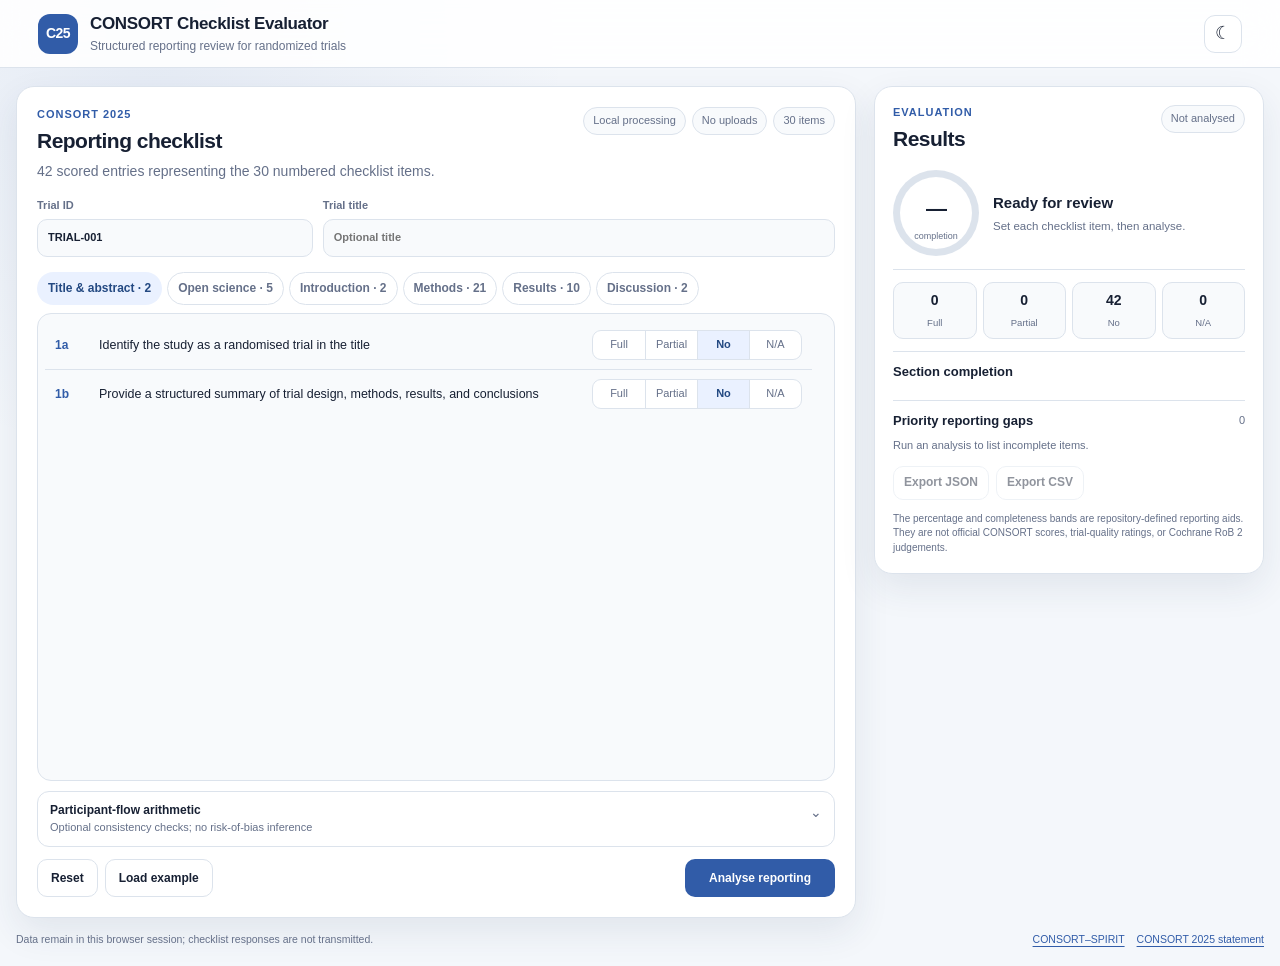
<file: site/index.html>
<!doctype html>
<html lang="en" data-theme="light">
<head>
  <meta charset="utf-8">
  <meta name="viewport" content="width=device-width, initial-scale=1">
  <meta name="description" content="Evaluate randomized-trial reports against CONSORT 2025 reporting items in the browser.">
  <meta http-equiv="Content-Security-Policy" content="default-src 'self'; script-src 'self'; style-src 'self'; img-src 'self' data:; connect-src 'none'; object-src 'none'; base-uri 'none'; form-action 'none'">
  <meta name="color-scheme" content="light dark">
  <title>CONSORT 2025 Checklist Evaluator</title>
  <link rel="stylesheet" href="styles.css">
  <script src="app.js" defer></script>
</head>
<body>
  <header class="topbar">
    <div class="brand-group">
      <div class="brand-mark" aria-hidden="true">C25</div>
      <div>
        <h1>CONSORT Checklist Evaluator</h1>
        <p>Structured reporting review for randomized trials</p>
      </div>
    </div>
    <button class="icon-button" id="themeToggle" type="button" aria-label="Switch to dark theme" title="Toggle theme">
      <span class="theme-icon" aria-hidden="true">☾</span>
    </button>
  </header>

  <main class="app-shell">
    <section class="workspace-card" aria-labelledby="checklistHeading">
      <div class="workspace-head">
        <div>
          <div class="eyebrow">CONSORT 2025</div>
          <h2 id="checklistHeading">Reporting checklist</h2>
          <p>42 scored entries representing the 30 numbered checklist items.</p>
        </div>
        <div class="meta-chips" aria-label="Application characteristics">
          <span>Local processing</span>
          <span>No uploads</span>
          <span>30 items</span>
        </div>
      </div>

      <div class="study-fields">
        <label>
          <span>Trial ID</span>
          <input id="trialId" type="text" maxlength="80" value="TRIAL-001" autocomplete="off">
        </label>
        <label>
          <span>Trial title</span>
          <input id="trialTitle" type="text" maxlength="180" placeholder="Optional title" autocomplete="off">
        </label>
      </div>

      <nav class="section-tabs" id="sectionTabs" aria-label="CONSORT checklist sections"></nav>
      <div class="checklist-pane" id="checklistPane" aria-live="polite"></div>

      <details class="flow-card" id="flowDetails">
        <summary>
          <span>
            <strong>Participant-flow arithmetic</strong>
            <small>Optional consistency checks; no risk-of-bias inference</small>
          </span>
          <span class="summary-chevron" aria-hidden="true">⌄</span>
        </summary>
        <div class="flow-content">
          <label class="flow-enable">
            <input type="checkbox" id="includeFlow">
            Include participant-flow validation in this analysis
          </label>
          <div class="flow-grid">
            <fieldset>
              <legend>Enrollment</legend>
              <label>Assessed <input id="assessed" type="number" min="0" step="1" value="250"></label>
              <label>Excluded total <input id="excludedTotal" type="number" min="0" step="1" value="50"></label>
              <label>Not eligible <input id="excludedCriteria" type="number" min="0" step="1" value="35"></label>
              <label>Declined consent <input id="excludedDeclined" type="number" min="0" step="1" value="10"></label>
              <label>Other exclusions <input id="excludedOther" type="number" min="0" step="1" value="5"></label>
              <label>Randomized <input id="randomised" type="number" min="0" step="1" value="200"></label>
            </fieldset>
            <fieldset>
              <legend>Intervention arm</legend>
              <label>Allocated <input id="aAllocated" type="number" min="0" step="1" value="100"></label>
              <label>Received <input id="aReceived" type="number" min="0" step="1" value="98"></label>
              <label>Did not receive <input id="aNotReceived" type="number" min="0" step="1" value="2"></label>
              <label>Analysed <input id="aAnalysed" type="number" min="0" step="1" value="95"></label>
              <label>Excluded from analysis <input id="aExcludedAnalysis" type="number" min="0" step="1" value="5"></label>
            </fieldset>
            <fieldset>
              <legend>Comparator arm</legend>
              <label>Allocated <input id="bAllocated" type="number" min="0" step="1" value="100"></label>
              <label>Received <input id="bReceived" type="number" min="0" step="1" value="100"></label>
              <label>Did not receive <input id="bNotReceived" type="number" min="0" step="1" value="0"></label>
              <label>Analysed <input id="bAnalysed" type="number" min="0" step="1" value="95"></label>
              <label>Excluded from analysis <input id="bExcludedAnalysis" type="number" min="0" step="1" value="5"></label>
            </fieldset>
          </div>
        </div>
      </details>

      <div class="action-row">
        <div class="secondary-actions">
          <button class="button ghost" id="resetButton" type="button">Reset</button>
          <button class="button ghost" id="exampleButton" type="button">Load example</button>
        </div>
        <button class="button primary" id="analyseButton" type="button">Analyse reporting</button>
      </div>
    </section>

    <aside class="results-card" aria-labelledby="resultsHeading">
      <div class="results-head">
        <div>
          <div class="eyebrow">Evaluation</div>
          <h2 id="resultsHeading">Results</h2>
        </div>
        <span class="status-pill" id="resultStatus">Not analysed</span>
      </div>

      <div class="score-block">
        <div class="score-ring" id="scoreRing" aria-label="Completion score">
          <span id="scoreValue">—</span>
          <small>completion</small>
        </div>
        <div class="score-copy">
          <strong id="bandValue">Ready for review</strong>
          <span id="pointsValue">Set each checklist item, then analyse.</span>
        </div>
      </div>

      <div class="count-grid" aria-label="Checklist response counts">
        <div><span id="fullCount">0</span><small>Full</small></div>
        <div><span id="partialCount">0</span><small>Partial</small></div>
        <div><span id="noCount">42</span><small>No</small></div>
        <div><span id="naCount">0</span><small>N/A</small></div>
      </div>

      <section class="result-section" aria-labelledby="sectionBreakdownHeading">
        <div class="result-section-head">
          <h3 id="sectionBreakdownHeading">Section completion</h3>
        </div>
        <div id="sectionResults" class="section-results"></div>
      </section>

      <section class="result-section" aria-labelledby="gapsHeading">
        <div class="result-section-head">
          <h3 id="gapsHeading">Priority reporting gaps</h3>
          <span id="gapCount">0</span>
        </div>
        <div id="gapList" class="gap-list muted-message">Run an analysis to list incomplete items.</div>
      </section>

      <section class="result-section" id="flowResultSection" aria-labelledby="flowResultHeading" hidden>
        <div class="result-section-head">
          <h3 id="flowResultHeading">Flow checks</h3>
        </div>
        <div id="flowResults" class="flow-results"></div>
      </section>

      <div class="export-row">
        <button class="button ghost compact" id="exportJson" type="button" disabled>Export JSON</button>
        <button class="button ghost compact" id="exportCsv" type="button" disabled>Export CSV</button>
      </div>

      <p class="method-note">
        The percentage and completeness bands are repository-defined reporting aids. They are not official CONSORT scores, trial-quality ratings, or Cochrane RoB 2 judgements.
      </p>
    </aside>
  </main>

  <footer>
    <span>Data remain in this browser session; checklist responses are not transmitted.</span>
    <span class="footer-links">
      <a href="https://www.consort-spirit.org/" target="_blank" rel="noopener noreferrer">CONSORT–SPIRIT</a>
      <a href="https://www.bmj.com/content/389/bmj-2024-081123" target="_blank" rel="noopener noreferrer">CONSORT 2025 statement</a>
    </span>
  </footer>
</body>
</html>
</file>
<file: site/styles.css>
:root {
  color-scheme: light;
  --bg: #f4f7fb;
  --surface: #ffffff;
  --surface-subtle: #f8fafc;
  --surface-raised: #ffffff;
  --text: #172033;
  --muted: #657089;
  --line: #dce3ec;
  --line-strong: #c9d3df;
  --primary: #315ca8;
  --primary-strong: #234982;
  --primary-soft: #eaf1ff;
  --success: #237a57;
  --warning: #a26817;
  --danger: #a34545;
  --shadow: 0 14px 36px rgba(31, 52, 84, 0.09);
  --radius: 18px;
  --radius-sm: 11px;
  --focus: 0 0 0 3px rgba(49, 92, 168, 0.2);
}

html[data-theme="dark"] {
  color-scheme: dark;
  --bg: #0f1520;
  --surface: #171f2d;
  --surface-subtle: #111925;
  --surface-raised: #1c2636;
  --text: #edf2f8;
  --muted: #a6b1c2;
  --line: #2c394b;
  --line-strong: #3b4b61;
  --primary: #8fb4ff;
  --primary-strong: #b7ccff;
  --primary-soft: #1d3156;
  --success: #74d2ad;
  --warning: #e8bc74;
  --danger: #efa0a0;
  --shadow: 0 16px 42px rgba(0, 0, 0, 0.26);
  --focus: 0 0 0 3px rgba(143, 180, 255, 0.22);
}

* { box-sizing: border-box; }
html, body { min-height: 100%; }

body {
  margin: 0;
  background:
    radial-gradient(circle at 12% 5%, rgba(49, 92, 168, 0.08), transparent 26rem),
    var(--bg);
  color: var(--text);
  font-family: Inter, ui-sans-serif, -apple-system, BlinkMacSystemFont, "Segoe UI", sans-serif;
  font-size: 14px;
  line-height: 1.45;
}

button, input { font: inherit; }
button { color: inherit; }

button:focus-visible, input:focus-visible, summary:focus-visible, a:focus-visible {
  outline: none;
  box-shadow: var(--focus);
}

a { color: var(--primary); text-underline-offset: 3px; }

.topbar {
  min-height: 68px;
  display: flex;
  align-items: center;
  justify-content: space-between;
  padding: 12px clamp(16px, 3vw, 38px);
  border-bottom: 1px solid var(--line);
  background: color-mix(in srgb, var(--surface) 88%, transparent);
  backdrop-filter: blur(16px);
  position: sticky;
  top: 0;
  z-index: 20;
}

.brand-group { display: flex; align-items: center; gap: 12px; min-width: 0; }

.brand-mark {
  width: 40px;
  height: 40px;
  border-radius: 12px;
  display: grid;
  place-items: center;
  background: var(--primary);
  color: var(--surface);
  font-weight: 800;
  letter-spacing: -0.04em;
}

html[data-theme="dark"] .brand-mark { color: #0f1520; }

h1, h2, h3, p { margin: 0; }
h1 { font-size: 17px; letter-spacing: -0.02em; }
.brand-group p { color: var(--muted); font-size: 12px; margin-top: 1px; }
h2 { font-size: 21px; letter-spacing: -0.025em; }
h3 { font-size: 13px; }

.icon-button {
  border: 1px solid var(--line);
  background: var(--surface);
  width: 38px;
  height: 38px;
  border-radius: 11px;
  cursor: pointer;
  display: grid;
  place-items: center;
}

.icon-button:hover { border-color: var(--line-strong); background: var(--surface-subtle); }
.theme-icon { font-size: 18px; }

.app-shell {
  width: min(1500px, calc(100% - 32px));
  margin: 18px auto 14px;
  display: grid;
  grid-template-columns: minmax(0, 1fr) minmax(310px, 390px);
  gap: 18px;
  align-items: start;
}

.workspace-card, .results-card {
  background: var(--surface);
  border: 1px solid var(--line);
  border-radius: var(--radius);
  box-shadow: var(--shadow);
}

.workspace-card { padding: 20px; min-width: 0; }
.results-card { padding: 18px; position: sticky; top: 86px; }

.workspace-head, .results-head, .action-row, .result-section-head {
  display: flex;
  align-items: center;
  justify-content: space-between;
  gap: 14px;
}

.workspace-head { align-items: flex-start; }
.workspace-head p { color: var(--muted); margin-top: 5px; }

.eyebrow {
  color: var(--primary);
  font-weight: 750;
  font-size: 11px;
  text-transform: uppercase;
  letter-spacing: 0.09em;
  margin-bottom: 3px;
}

.meta-chips { display: flex; flex-wrap: wrap; justify-content: flex-end; gap: 6px; }
.meta-chips span, .status-pill {
  border: 1px solid var(--line);
  background: var(--surface-subtle);
  border-radius: 999px;
  color: var(--muted);
  font-size: 11px;
  padding: 5px 9px;
  white-space: nowrap;
}

.study-fields {
  display: grid;
  grid-template-columns: 0.7fr 1.3fr;
  gap: 10px;
  margin: 16px 0 13px;
}

.study-fields label {
  display: grid;
  gap: 5px;
  color: var(--muted);
  font-size: 11px;
  font-weight: 650;
}

.study-fields input {
  width: 100%;
  border: 1px solid var(--line);
  background: var(--surface-subtle);
  color: var(--text);
  border-radius: 10px;
  padding: 9px 10px;
  min-height: 38px;
}

.study-fields input:hover { border-color: var(--line-strong); }

.section-tabs {
  display: flex;
  gap: 5px;
  overflow-x: auto;
  padding: 2px 0 8px;
  scrollbar-width: thin;
}

.tab-button {
  flex: 0 0 auto;
  border: 1px solid var(--line);
  background: var(--surface);
  color: var(--muted);
  border-radius: 999px;
  padding: 7px 10px;
  cursor: pointer;
  font-size: 12px;
  font-weight: 650;
}

.tab-button:hover { border-color: var(--line-strong); color: var(--text); }
.tab-button[aria-selected="true"] { background: var(--primary-soft); color: var(--primary-strong); border-color: transparent; }

.checklist-pane {
  height: min(52vh, 510px);
  min-height: 320px;
  overflow: auto;
  border: 1px solid var(--line);
  background: var(--surface-subtle);
  border-radius: 14px;
  padding: 7px;
  scrollbar-gutter: stable;
}

.item-row {
  display: grid;
  grid-template-columns: minmax(0, 1fr) auto;
  align-items: center;
  gap: 12px;
  padding: 9px 10px;
  border-radius: 10px;
}

.item-row + .item-row {
  border-top: 1px solid var(--line);
  border-top-left-radius: 0;
  border-top-right-radius: 0;
}

.item-copy {
  min-width: 0;
  display: grid;
  grid-template-columns: 36px 1fr;
  gap: 8px;
  align-items: start;
}

.item-key { font-weight: 800; color: var(--primary); font-size: 12px; padding-top: 1px; }
.item-title { font-size: 12.5px; color: var(--text); }

.choice-group {
  display: inline-grid;
  grid-template-columns: repeat(4, 1fr);
  border: 1px solid var(--line);
  border-radius: 9px;
  overflow: hidden;
  background: var(--surface);
}

.choice { position: relative; }

.choice input {
  position: absolute;
  width: 1px;
  height: 1px;
  opacity: 0;
  pointer-events: none;
}

.choice span {
  display: block;
  min-width: 52px;
  text-align: center;
  padding: 6px 7px;
  color: var(--muted);
  font-size: 11px;
  cursor: pointer;
  border-left: 1px solid var(--line);
  user-select: none;
}

.choice:first-child span { border-left: 0; }
.choice input:checked + span { background: var(--primary-soft); color: var(--primary-strong); font-weight: 750; }
.choice input:focus-visible + span { box-shadow: inset var(--focus); }

.flow-card {
  border: 1px solid var(--line);
  border-radius: 12px;
  margin-top: 10px;
  background: var(--surface);
}

.flow-card summary {
  list-style: none;
  cursor: pointer;
  display: flex;
  justify-content: space-between;
  gap: 10px;
  padding: 10px 12px;
}

.flow-card summary::-webkit-details-marker { display: none; }
.flow-card summary span:first-child { display: grid; gap: 1px; }
.flow-card summary strong { font-size: 12px; }
.flow-card summary small { color: var(--muted); font-size: 11px; }
.summary-chevron { transition: transform 0.18s ease; color: var(--muted); }
.flow-card[open] .summary-chevron { transform: rotate(180deg); }
.flow-content { border-top: 1px solid var(--line); padding: 11px 12px 12px; }
.flow-enable { display: flex; align-items: center; gap: 8px; font-size: 12px; margin-bottom: 10px; }
.flow-grid { display: grid; grid-template-columns: repeat(3, 1fr); gap: 8px; }
.flow-grid fieldset { border: 1px solid var(--line); border-radius: 10px; margin: 0; padding: 8px; min-width: 0; }
.flow-grid legend { font-weight: 750; font-size: 11px; padding: 0 4px; color: var(--muted); }
.flow-grid label { display: grid; grid-template-columns: 1fr 70px; align-items: center; gap: 5px; color: var(--muted); font-size: 10.5px; margin: 4px 0; }
.flow-grid input { width: 100%; border: 1px solid var(--line); border-radius: 7px; background: var(--surface-subtle); padding: 5px 6px; color: var(--text); }

.action-row { margin-top: 12px; }
.secondary-actions { display: flex; gap: 7px; }

.button {
  border: 1px solid transparent;
  border-radius: 10px;
  padding: 9px 13px;
  min-height: 38px;
  font-weight: 720;
  font-size: 12px;
  cursor: pointer;
}

.button.primary { background: var(--primary); color: #fff; min-width: 150px; }
html[data-theme="dark"] .button.primary { color: #0e1520; }
.button.primary:hover { filter: brightness(0.96); }
.button.ghost { border-color: var(--line); background: var(--surface); color: var(--text); }
.button.ghost:hover { background: var(--surface-subtle); border-color: var(--line-strong); }
.button.compact { min-height: 34px; padding: 7px 10px; }
.button:disabled { opacity: 0.48; cursor: not-allowed; }

.results-head { align-items: flex-start; }
.status-pill.ready { color: var(--success); border-color: color-mix(in srgb, var(--success) 30%, var(--line)); }

.score-block {
  display: flex;
  align-items: center;
  gap: 14px;
  padding: 16px 0 13px;
  border-bottom: 1px solid var(--line);
}

.score-ring {
  --score: 0;
  width: 86px;
  height: 86px;
  border-radius: 50%;
  background: conic-gradient(var(--primary) calc(var(--score) * 1%), var(--line) 0);
  display: grid;
  place-items: center;
  position: relative;
  flex: 0 0 auto;
}

.score-ring::before { content: ""; position: absolute; inset: 7px; border-radius: 50%; background: var(--surface); }
.score-ring span, .score-ring small { position: relative; z-index: 1; }
.score-ring span { font-size: 21px; font-weight: 850; letter-spacing: -0.04em; margin-top: 12px; }
.score-ring small { font-size: 9px; color: var(--muted); margin-top: -18px; }
.score-copy { display: grid; gap: 4px; }
.score-copy strong { font-size: 15px; }
.score-copy span { color: var(--muted); font-size: 11.5px; }

.count-grid { display: grid; grid-template-columns: repeat(4, 1fr); margin: 12px 0; gap: 6px; }
.count-grid div { border: 1px solid var(--line); background: var(--surface-subtle); border-radius: 10px; padding: 7px 6px; text-align: center; }
.count-grid span { display: block; font-weight: 820; font-size: 14px; }
.count-grid small { color: var(--muted); font-size: 9.5px; }

.result-section { border-top: 1px solid var(--line); padding-top: 11px; margin-top: 10px; }
.result-section-head span { color: var(--muted); font-size: 11px; }
.section-results { display: grid; gap: 7px; margin-top: 8px; }
.section-result { display: grid; grid-template-columns: 100px 1fr 40px; align-items: center; gap: 7px; font-size: 10.5px; color: var(--muted); }
.progress { height: 6px; border-radius: 99px; background: var(--line); overflow: hidden; }
.progress span { height: 100%; display: block; background: var(--primary); border-radius: inherit; }
.section-result strong { text-align: right; color: var(--text); font-size: 10.5px; }

.gap-list { margin-top: 7px; display: grid; gap: 6px; max-height: 135px; overflow: auto; }
.gap-item { border: 1px solid var(--line); background: var(--surface-subtle); border-radius: 9px; padding: 7px 8px; display: grid; grid-template-columns: 33px 1fr; gap: 6px; font-size: 10.5px; }
.gap-item strong { color: var(--primary); }
.gap-item span { color: var(--muted); }
.muted-message { color: var(--muted); font-size: 11px; }

.flow-results { margin-top: 7px; font-size: 11px; display: grid; gap: 5px; }
.flow-flag { border-left: 3px solid var(--danger); padding-left: 7px; color: var(--muted); }
.flow-ok { color: var(--success); }

.export-row { display: flex; gap: 7px; padding-top: 12px; }
.method-note { color: var(--muted); font-size: 10px; margin-top: 12px; line-height: 1.45; }

footer {
  width: min(1500px, calc(100% - 32px));
  margin: 0 auto 18px;
  display: flex;
  justify-content: space-between;
  gap: 12px;
  color: var(--muted);
  font-size: 10.5px;
}

.footer-links { display: flex; gap: 12px; }

@media (max-width: 980px) {
  .app-shell { grid-template-columns: 1fr; }
  .results-card { position: static; }
  .checklist-pane { height: 480px; }
}

@media (max-width: 680px) {
  body { font-size: 13px; }
  .topbar { min-height: 60px; padding: 9px 12px; }
  .brand-mark { width: 36px; height: 36px; }
  .brand-group p { display: none; }
  .app-shell { width: calc(100% - 16px); margin-top: 8px; gap: 8px; }
  .workspace-card, .results-card { border-radius: 14px; padding: 12px; }
  .workspace-head { display: grid; }
  .meta-chips { justify-content: flex-start; }
  .study-fields { grid-template-columns: 1fr; }
  .checklist-pane { height: 58vh; min-height: 350px; }
  .item-row { grid-template-columns: 1fr; gap: 7px; padding: 9px 7px; }
  .choice-group { width: 100%; }
  .choice span { min-width: 0; }
  .flow-grid { grid-template-columns: 1fr; }
  .action-row { align-items: stretch; flex-direction: column-reverse; }
  .secondary-actions { display: grid; grid-template-columns: 1fr 1fr; }
  .button.primary { width: 100%; }
  footer { width: calc(100% - 20px); flex-direction: column; }
}
</file>
